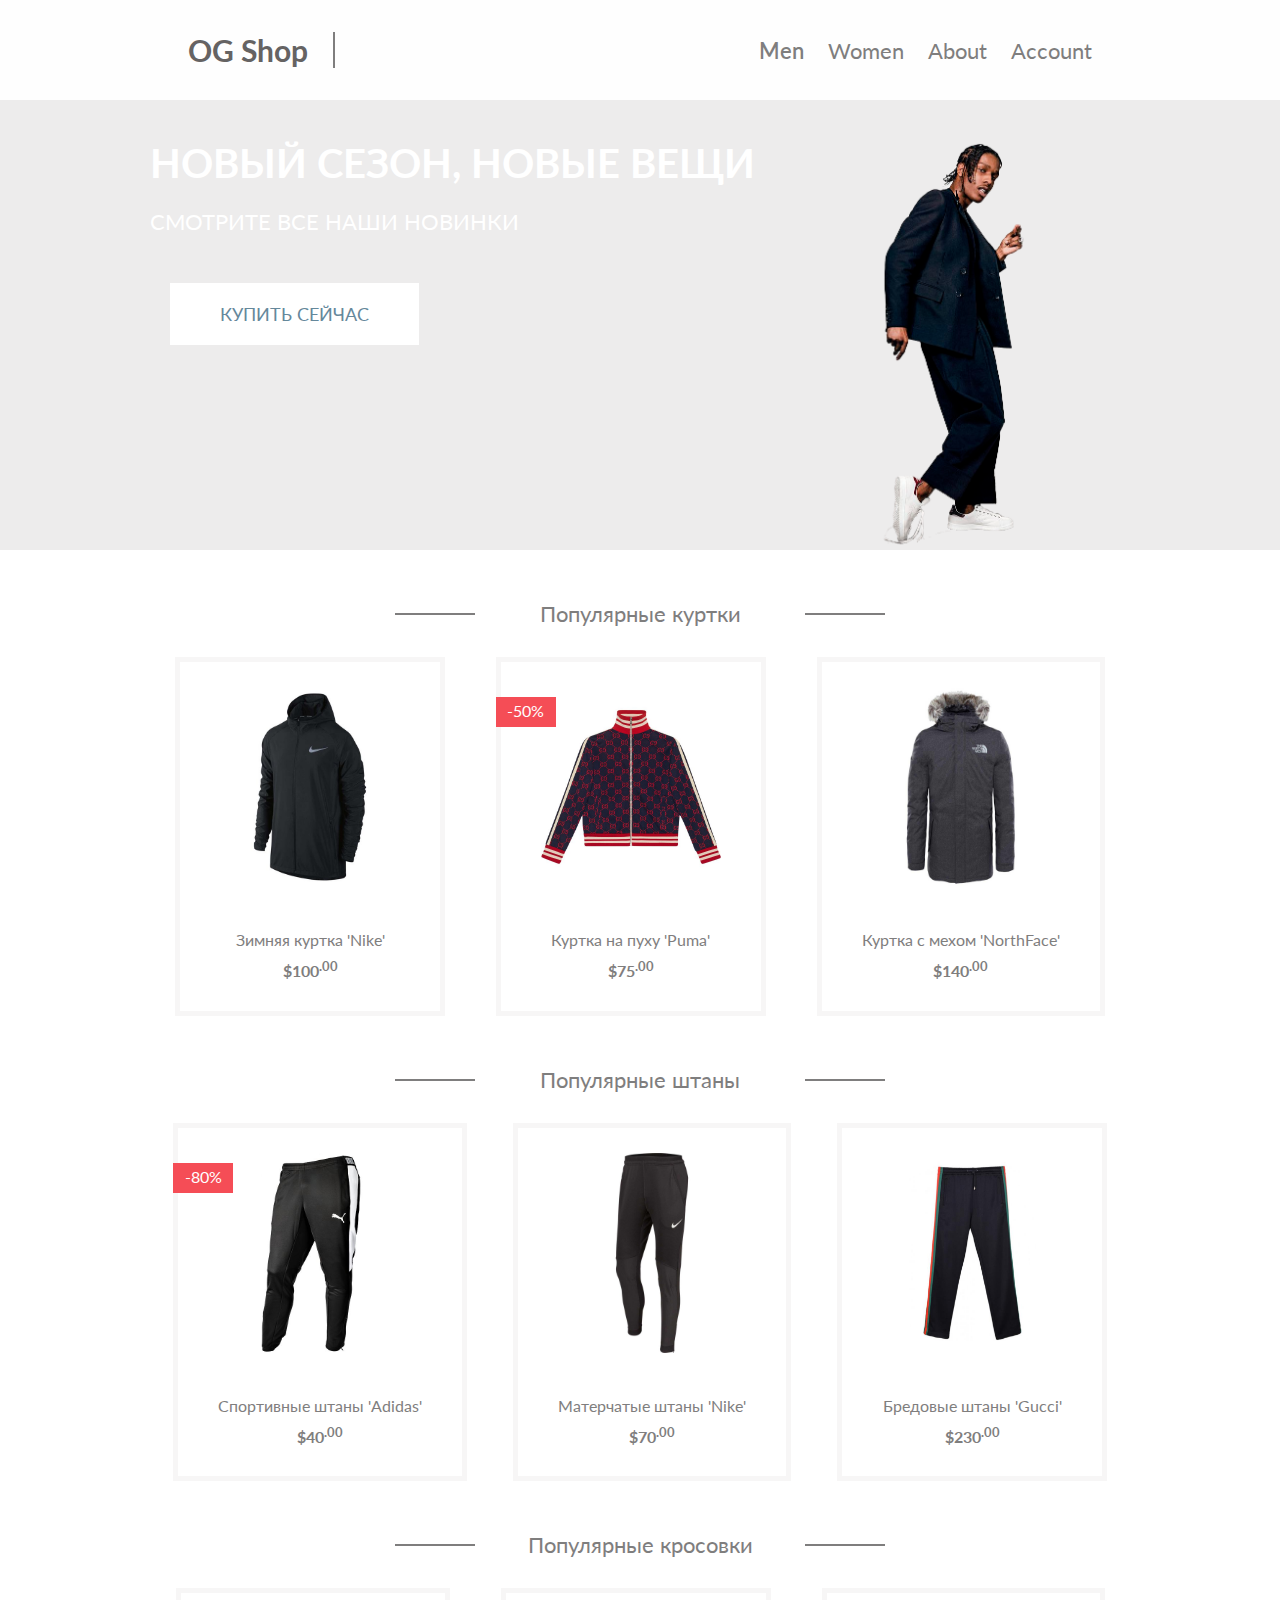
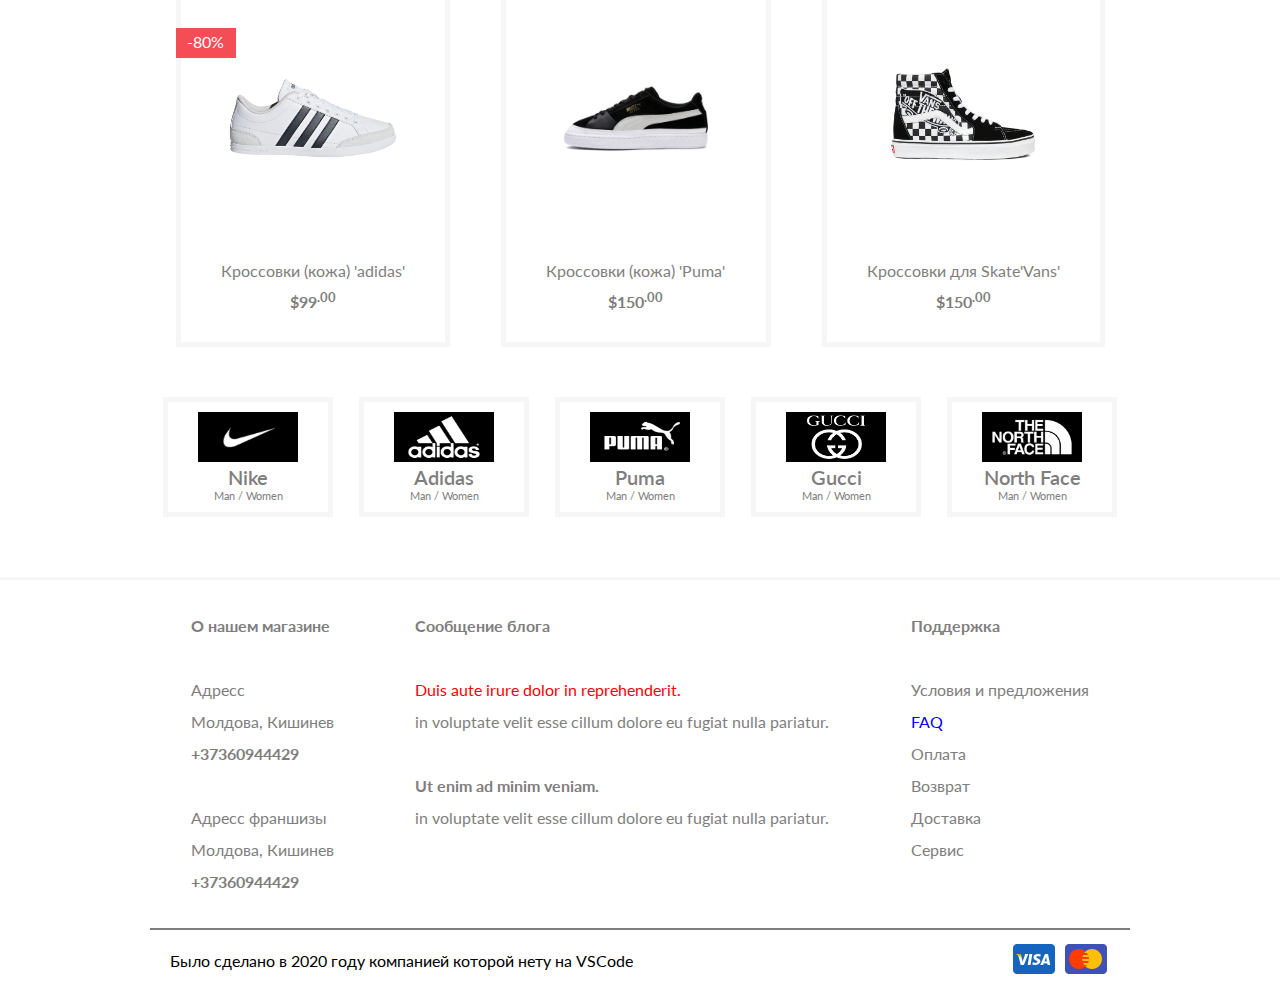
<file: index.html>
<!DOCTYPE html>
<html lang="en">
<head>
    <link rel="stylesheet" href="css/style.css">
    <link href="https://fonts.googleapis.com/css2?family=Lato:wght@400;700&display=swap" rel="stylesheet">
    <meta charset="UTF-8">
    <meta name="viewport" content="width=device-width, initial-scale=1.0">
    <title>OG Shop</title>
    <style>
        nav > a:first-child {
            font-weight: 600;
            font-size: 18px;
        }
    </style>
</head>
<body>
    <div class="nav_container">
        <div class="nav_wrap">
            <a href="#" class="nav_wrap_logo">OG Shop</a>
            <div class="burger">
                <input type="checkbox" name="" id="checkbox_menu">
                <label for="checkbox_menu">
                    <div class="burger_line one"></div>
                    <div class="burger_line two"></div>
                    <div class="burger_line three"></div>
                    <div class="burger_line four"></div>
                </label>
                <div class="sm_nav_display">
                    <a href="#">Men</a>
                    <a href="pages/women.html">Women</a>
                    <a href="pages/about.html">About</a>
                    <a href="pages/account.html">Account</a>                    
                </div>
            </div>
            <nav>
                <a href="#">Men</a>
                <a href="pages/women.html">Women</a>
                <a href="pages/about.html">About</a>
                <a href="pages/account.html">Account</a>
            </nav>
        </div>
    </div>
    <div class="prev_container ">
        <div class="prev_wrap man_logo">
            <div class="content_logo">
                <strong>НОВЫЙ СЕЗОН, НОВЫЕ ВЕЩИ</strong>
                <p>СМОТРИТЕ ВСЕ НАШИ НОВИНКИ</p>
                <button>КУПИТЬ СЕЙЧАС</button>
            </div>
        </div>
    </div>
    <div class="content_container">
        <div class="content_wrap">
            <label for="#">Популярные куртки</label>
            <div class="content_wrap_things">
                <div class="things_content">
                    <img class="man_jacket_nike" src="img/man/jacket/nike_jacket.jpg" alt="Контур Вещей">
                    <p>Зимняя куртка 'Nike'</p>
                    <strong>$100<sup>.00</sup></strong>
                </div>
                <div class="things_content sale50">
                    <img class="man_jacket_gucci" src="img/man/jacket/gucci_jacket.jpg" alt="Контур Вещей">
                    <p>Куртка на пуху 'Puma'</p>
                    <strong>$75<sup>.00</sup></strong>
                </div>
                <div class="things_content">
                    <img class="man_jacket_north" src="img/man/jacket/north_jacket.jpg" alt="Контур Вещей">
                    <p>Куртка с мехом 'NorthFace'</p>
                    <strong>$140<sup>.00</sup></strong>
                </div>
            </div>
        </div>
        <div class="content_wrap">
            <label for="#">Популярные штаны</label>
            <div class="content_wrap_things">
                <div class="things_content sale80">
                    <img class="man_pants_puma" src="img/man/pants/puma_pants.jpg" alt="Контур Вещей">
                    <p>Спортивные штаны 'Adidas'</p>
                    <strong>$40<sup>.00</sup></strong>
                </div>
                <div class="things_content">
                    <img class="man_pants_nike" src="img/man/pants/nike_pants.jpg" alt="Контур Вещей">
                    <p>Матерчатые штаны 'Nike'</p>
                    <strong>$70<sup>.00</sup></strong>
                </div>
                <div class="things_content">
                    <img class="man_pants_gucci" src="img/man/pants/gucci_pants.jpg" alt="Контур Вещей">
                    <p>Бредовые штаны 'Gucci'</p>
                    <strong>$230<sup>.00</sup></strong>
                </div>
            </div>
        </div>
        <div class="content_wrap">
            <label for="#">Популярные кросовки</label>
            <div class="content_wrap_things">
                <div class="things_content sale80">
                    <img class="man_choes_adidas" src="img/man/choes/adidas_skate.jpg" alt="Контур Вещей">
                    <p>Кроссовки (кожа) 'adidas'</p>
                    <strong>$99<sup>.00</sup></strong>
                </div>
                <div class="things_content">
                    <img class="man_choes_puma" src="img/man/choes/puma_skate.jpg" alt="Контур Вещей">
                    <p>Кроссовки (кожа) 'Puma'</p>
                    <strong>$150<sup>.00</sup></strong>
                </div>
                <div class="things_content">
                    <img class="man_choes_vans" src="img/man/choes/vans_skate.jpg" alt="Контур Вещей">
                    <p>Кроссовки для Skate'Vans'</p>
                    <strong>$150<sup>.00</sup></strong>
                </div>
            </div>
        </div>
        <div class="content_wrap">
            <div class="content_brand media">
                <div class="content_brand_icon">
                    <img src="img/icon/nike.jpg" alt="">
                    <span>Nike</span>
                    <p>Man / Women</p>
                </div>
                <div class="content_brand_icon">
                    <img src="img/icon/adidas.jpg" alt="">
                    <span>Adidas</span>
                    <p>Man / Women</p>
                </div>
                <div class="content_brand_icon">
                    <img src="img/icon/puma.jpg" alt="">
                    <span>Puma</span>
                    <p>Man / Women</p>
                </div>
                <div class="content_brand_icon">
                    <img src="img/icon/gucci.jpg" alt="">
                    <span>Gucci</span>
                    <p>Man / Women</p>
                </div>
                <div class="content_brand_icon">
                    <img src="img/icon/norhtface.jpg" alt="">
                    <span>North Face</span>
                    <p>Man / Women</p>
                </div>
            </div>
        </div> 
    </div>
    <footer>
        <div class="footer_container_wrap">
            <div class="colums1">
                <strong>О нашем магазине</strong>
                <br><br>
                <p>Адресс</p>
                <p>Молдова, Кишинев</p>
                <strong>+37360944429</strong>
                <br><br>
                <p>Адресс франшизы</p>
                <p>Молдова, Кишинев</p>
                <strong>+37360944429</strong>
            </div>
            <div class="colums2">
                <strong>Сообщение блога</strong>
                <br><br>
                <span>Duis aute irure dolor in reprehenderit.</span>
                <p>in voluptate velit esse cillum dolore eu fugiat nulla pariatur.</p>
                <br>
                <strong>Ut enim ad minim veniam.</strong>
                <br>
                <p>in voluptate velit esse cillum dolore eu fugiat nulla pariatur.</p>
            </div>
            <div class="colums3">
                <strong>Поддержка</strong>
                <br>
                <a href="#">Условия и предложения</a>
                <a href="#" class="FAQ">FAQ</a>
                <a href="#">Оплата</a>
                <a href="#">Возврат</a>
                <a href="#">Доставка</a>
                <a href="#">Сервис</a>
            </div>
        </div>
    </footer>
    <div class="end">
        <p>Было сделано в 2020 году компанией которой нету на VSCode</p>
        <span>
            <img src="../img/icon/card/visa.png" alt="Банковская карта">
            <img src="../img/icon/card/mastercard.png" alt="Банковская карта">
        </span>
    </div>
</body>
</html>
</file>
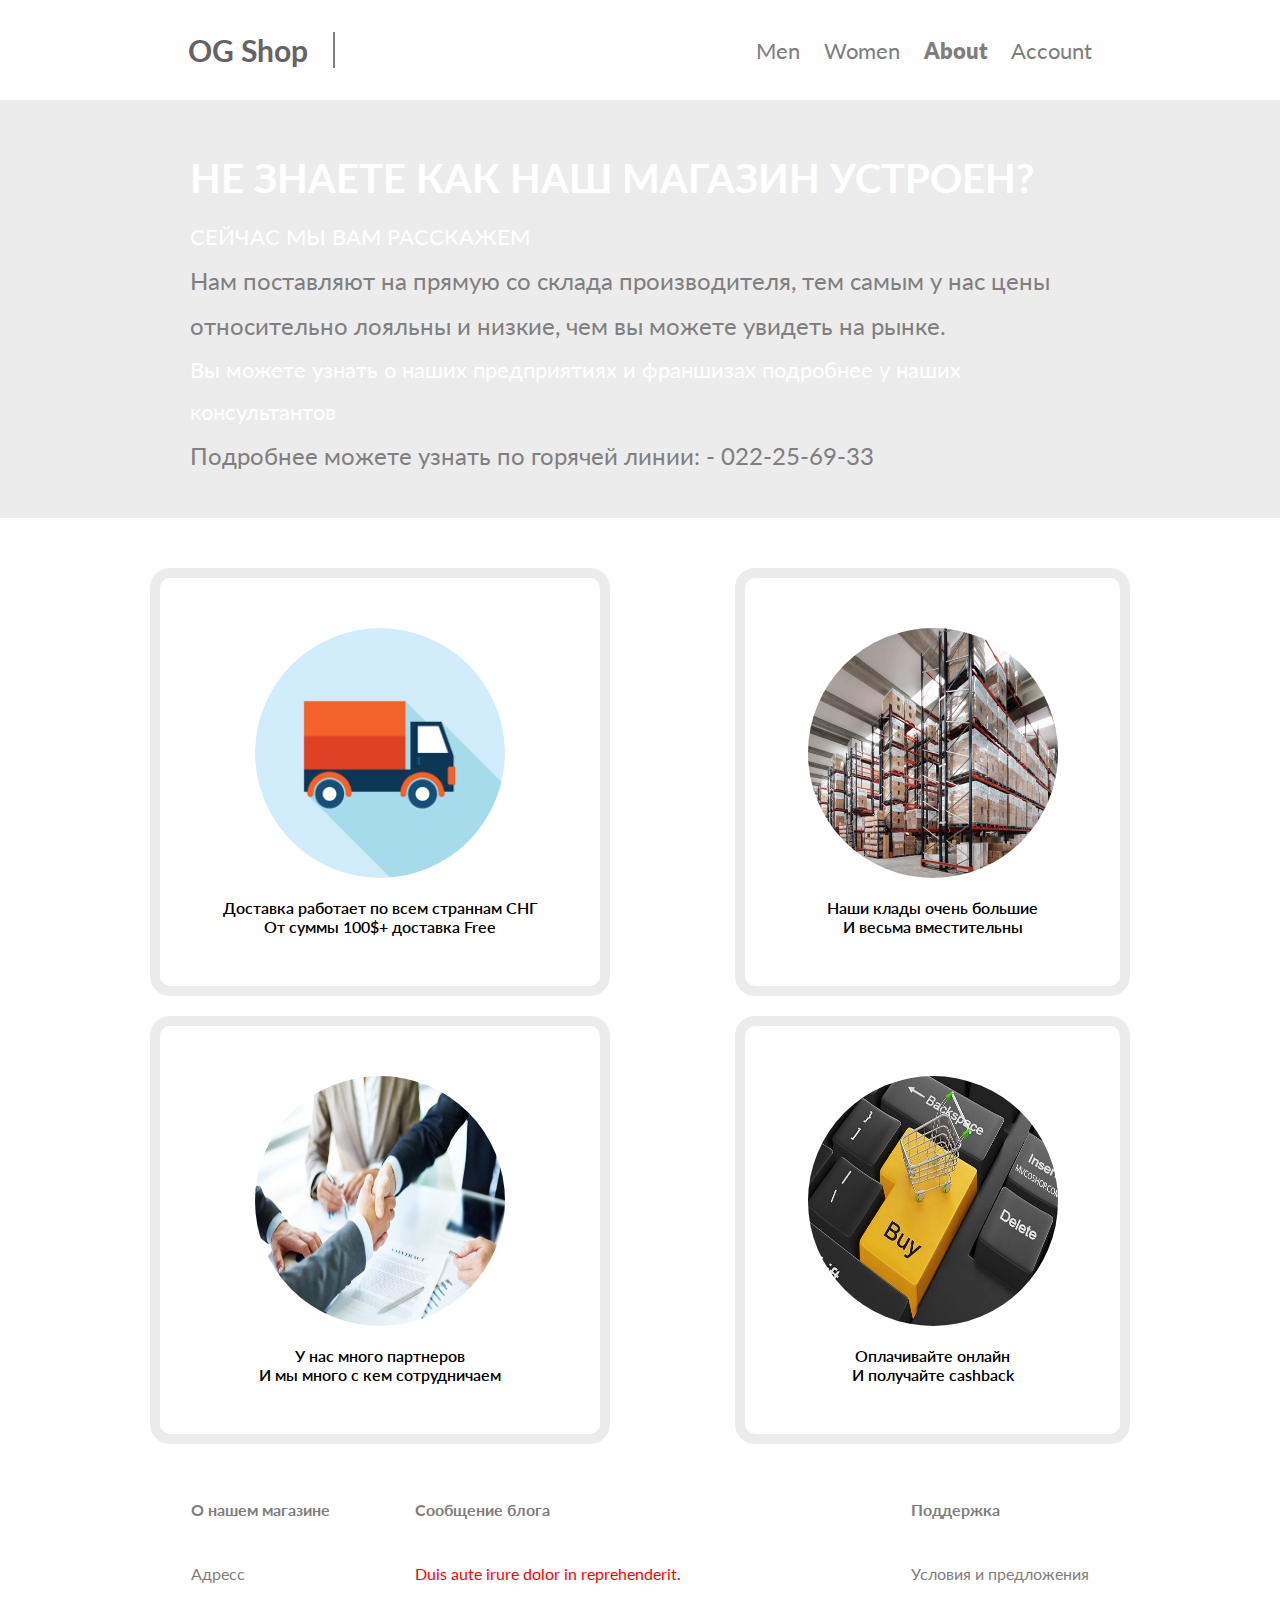
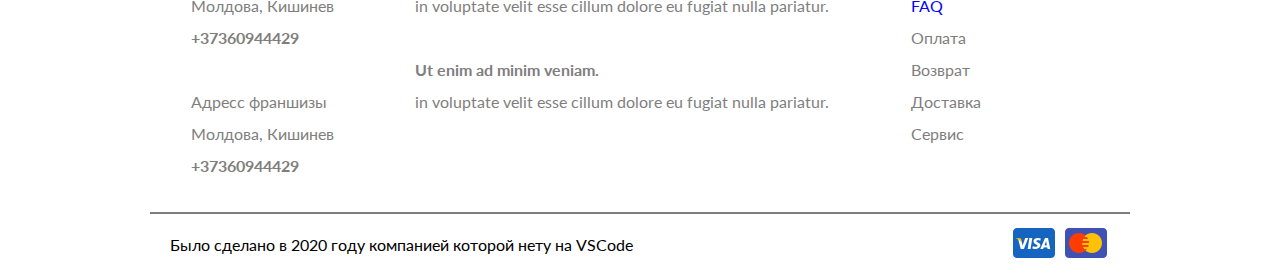
<file: pages/about.html>
<!DOCTYPE html>
<html lang="en">
<head>
    <link rel="stylesheet" href="../css/style.css">
    <link href="https://fonts.googleapis.com/css2?family=Lato:wght@400;700&display=swap" rel="stylesheet">
    <meta charset="UTF-8">
    <meta name="viewport" content="width=device-width, initial-scale=1.0">
    <title>OG Shop</title>
    <style>
        .about {
            font-weight: 800;
            font-size: 18px;
        }
    </style>
</head>
<body>
    <div class="nav_container">
        <div class="nav_wrap">
        <a href="#" class="nav_wrap_logo">OG Shop</a>
            <div class="nav_wrap_content">
                <nav>
                    <a href="../index.html">Men</a>
                    <a href="women.html">Women</a>
                    <a class="about" href="#">About</a>
                    <a href="account.html">Account</a>
                </nav>
            </div>
        </div>
    </div>
    <div class="prev_container_about">
        <div class="prev_wrap">
            <div class="content_logo">
                <strong>НЕ ЗНАЕТЕ КАК НАШ МАГАЗИН УСТРОЕН?</strong>
                <p class="prev_about">СЕЙЧАС МЫ ВАМ РАССКАЖЕМ</p>
                <span>Нам поставляют на прямую со склада производителя,
                    тем самым у нас цены относительно лояльны и низкие, 
                    чем вы можете увидеть на рынке. <br></span>
                    <p>Вы можете узнать о наших предприятиях и франшизах подробнее у наших консультантов</p>
                    <span>Подробнее можете узнать по горячей линии: - 022-25-69-33</span>
             </div>
        </div>
    </div>
    <div class="container_about">
        <div class="delivery set_about">
            <img src="../img/about/delivery.png" alt="">
            <p>Доставка работает по всем страннам СНГ <br>
            От суммы 100$+ доставка Free</p>
        </div>
        <div class="sklad set_about">
            <img src="../img/about/strage.png" alt="">
            <p>Наши клады очень большие <br>
            И весьма вместительны</p>
        </div>
        <div class="partner set_about">
            <img src="../img/about/partner.jpg" alt="">
            <p>У нас много партнеров <br>
            И мы много с кем сотрудничаем</p>
        </div>
        <div class="store_online set_about">
            <img src="../img/about/internet_store.jpg" alt="">
            <p>Оплачивайте онлайн <br>
            И получайте cashback</p>
        </div>
    </div>
    <footer>
        <div class="footer_container_wrap">
            <div class="colums1">
                <strong>О нашем магазине</strong>
                <br><br>
                <p>Адресс</p>
                <p>Молдова, Кишинев</p>
                <strong>+37360944429</strong>
                <br><br>
                <p>Адресс франшизы</p>
                <p>Молдова, Кишинев</p>
                <strong>+37360944429</strong>
            </div>
            <div class="colums2">
                <strong>Сообщение блога</strong>
                <br><br>
                <span>Duis aute irure dolor in reprehenderit.</span>
                <p>in voluptate velit esse cillum dolore eu fugiat nulla pariatur.</p>
                <br>
                <strong>Ut enim ad minim veniam.</strong>
                <br>
                <p>in voluptate velit esse cillum dolore eu fugiat nulla pariatur.</p>
            </div>
            <div class="colums3">
                <strong>Поддержка</strong>
                <br>
                <a href="#">Условия и предложения</a>
                <a href="#" class="FAQ">FAQ</a>
                <a href="#">Оплата</a>
                <a href="#">Возврат</a>
                <a href="#">Доставка</a>
                <a href="#">Сервис</a>
            </div>
        </div>
    </footer>
    <div class="end">
        <p>Было сделано в 2020 году компанией которой нету на VSCode</p>
        <span>
            <img src="../img/icon/card/visa.png" alt="Банковская карта">
            <img src="../img/icon/card/mastercard.png" alt="Банковская карта">
        </span>
    </div>
</body>
</html>
</file>
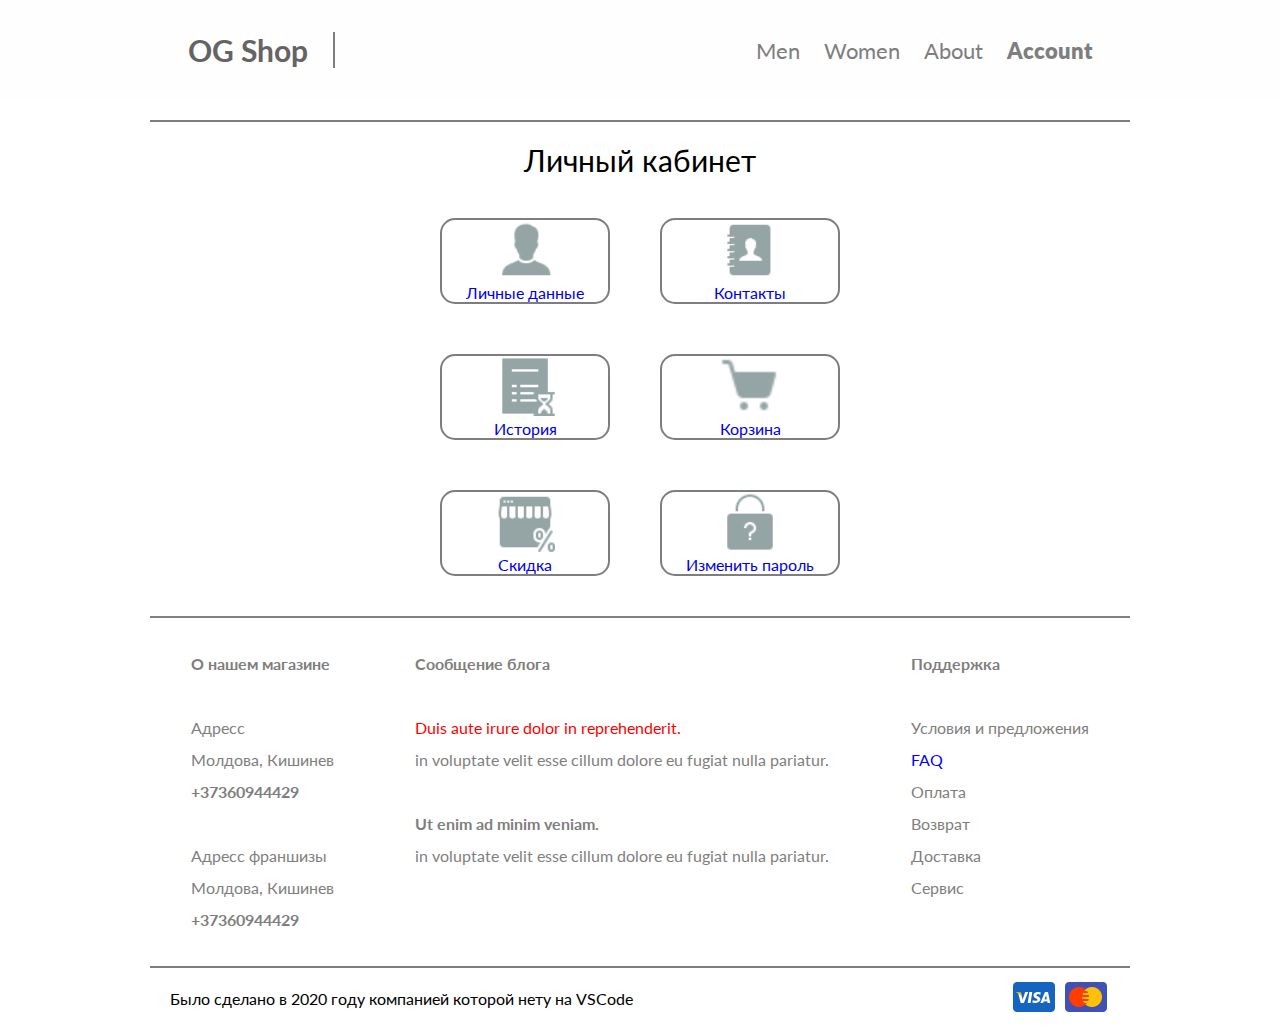
<file: pages/account.html>
<!DOCTYPE html>
<html lang="en">
<head>
    <link rel="stylesheet" href="../css/style.css">
    <link href="https://fonts.googleapis.com/css2?family=Lato:wght@400;700&display=swap" rel="stylesheet">
    <meta charset="UTF-8">
    <meta name="viewport" content="width=device-width, initial-scale=1.0">
    <title>OG Shop</title>
    <style>
        nav a:last-child {
            font-weight: 800;
            font-size: 18px;
        }
    </style>
</head>
<body>
    <div class="nav_container">
        <div class="nav_wrap">
        <a href="#" class="nav_wrap_logo">OG Shop</a>
            <div class="nav_wrap_content">
                <nav>
                    <a href="../index.html">Men</a>
                    <a href="women.html">Women</a>
                    <a class="about" href="about.html">About</a>
                    <a href="#">Account</a>
                </nav>
            </div>
        </div>
    </div>

    <div class="container_account">
        <p class="lk">Личный кабинет</p>
        <div class="grid_account">
            <a href="#" class="account_person">
                <img src="../img/account/account_person.png" alt="">
                <p>Личные данные</p>
            </a>
            <a href="#"  class="account_contacts">
                <img src="../img/account/contacts.png" alt="">
                <p>Контакты</p>
            </a>
            <a href="#"  class="account_history">
                <img src="../img/account/history.png" alt="">
                <p>История</p>
            </a>
            <a href="#"  class="account_telega">
                <img src="../img/account/telega.png" alt="">
                <p>Корзина</p>
            </a>
            <a href="#"  class="account_sale">
                <img src="../img/account/sale.png" alt="">
                <p>Скидка</p>
            </a>
            <a href="#"  class="account_password">
                <img src="../img/account/change_password.png" alt="">
                <p>Изменить пароль</p>
            </a>
        </div>
    </div>






    <footer>
        <div class="footer_container_wrap">
            <div class="colums1">
                <strong>О нашем магазине</strong>
                <br><br>
                <p>Адресс</p>
                <p>Молдова, Кишинев</p>
                <strong>+37360944429</strong>
                <br><br>
                <p>Адресс франшизы</p>
                <p>Молдова, Кишинев</p>
                <strong>+37360944429</strong>
            </div>
            <div class="colums2">
                <strong>Сообщение блога</strong>
                <br><br>
                <span>Duis aute irure dolor in reprehenderit.</span>
                <p>in voluptate velit esse cillum dolore eu fugiat nulla pariatur.</p>
                <br>
                <strong>Ut enim ad minim veniam.</strong>
                <br>
                <p>in voluptate velit esse cillum dolore eu fugiat nulla pariatur.</p>
            </div>
            <div class="colums3">
                <strong>Поддержка</strong>
                <br>
                <a href="#">Условия и предложения</a>
                <a href="#" class="FAQ">FAQ</a>
                <a href="#">Оплата</a>
                <a href="#">Возврат</a>
                <a href="#">Доставка</a>
                <a href="#">Сервис</a>
            </div>
        </div>
    </footer>
    <div class="end">
        <p>Было сделано в 2020 году компанией которой нету на VSCode</p>
        <span>
            <img src="../img/icon/card/visa.png" alt="Банковская карта">
            <img src="../img/icon/card/mastercard.png" alt="Банковская карта">
        </span>
    </div>
</body>
</html>
</file>
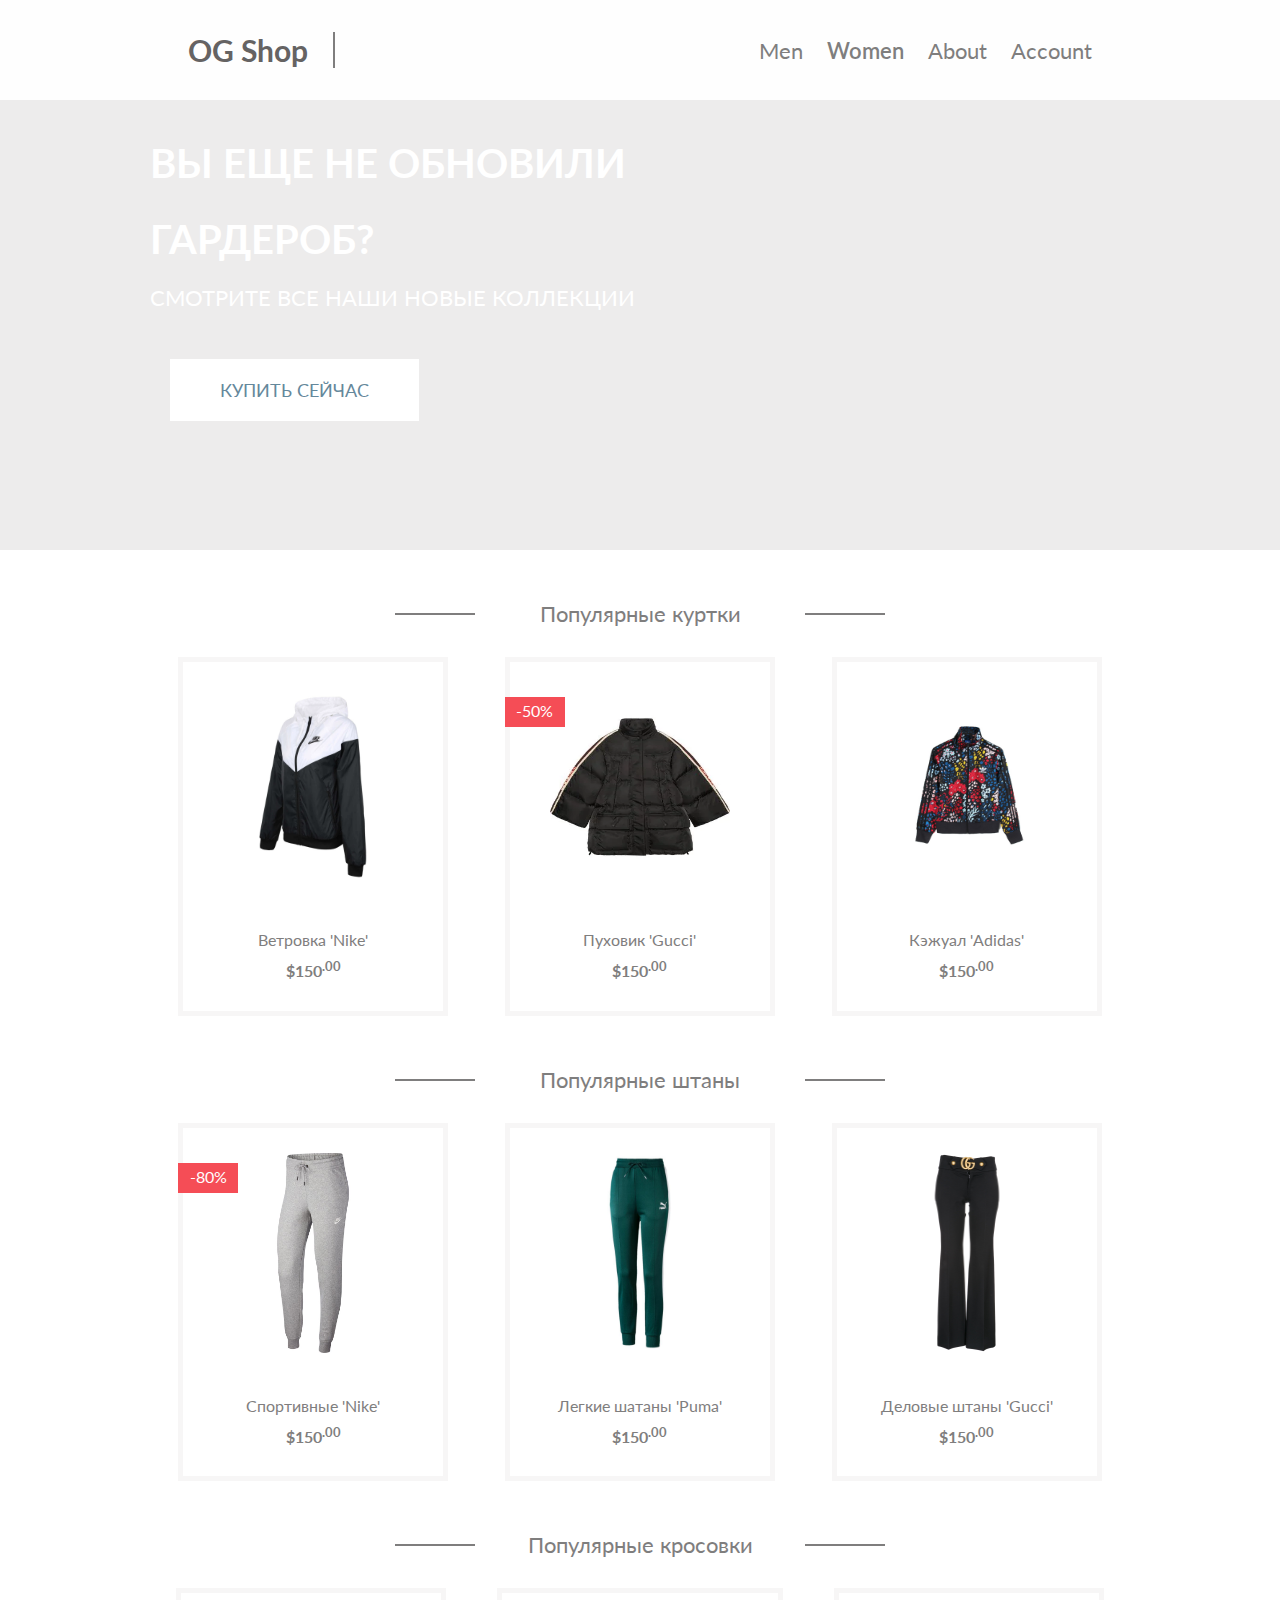
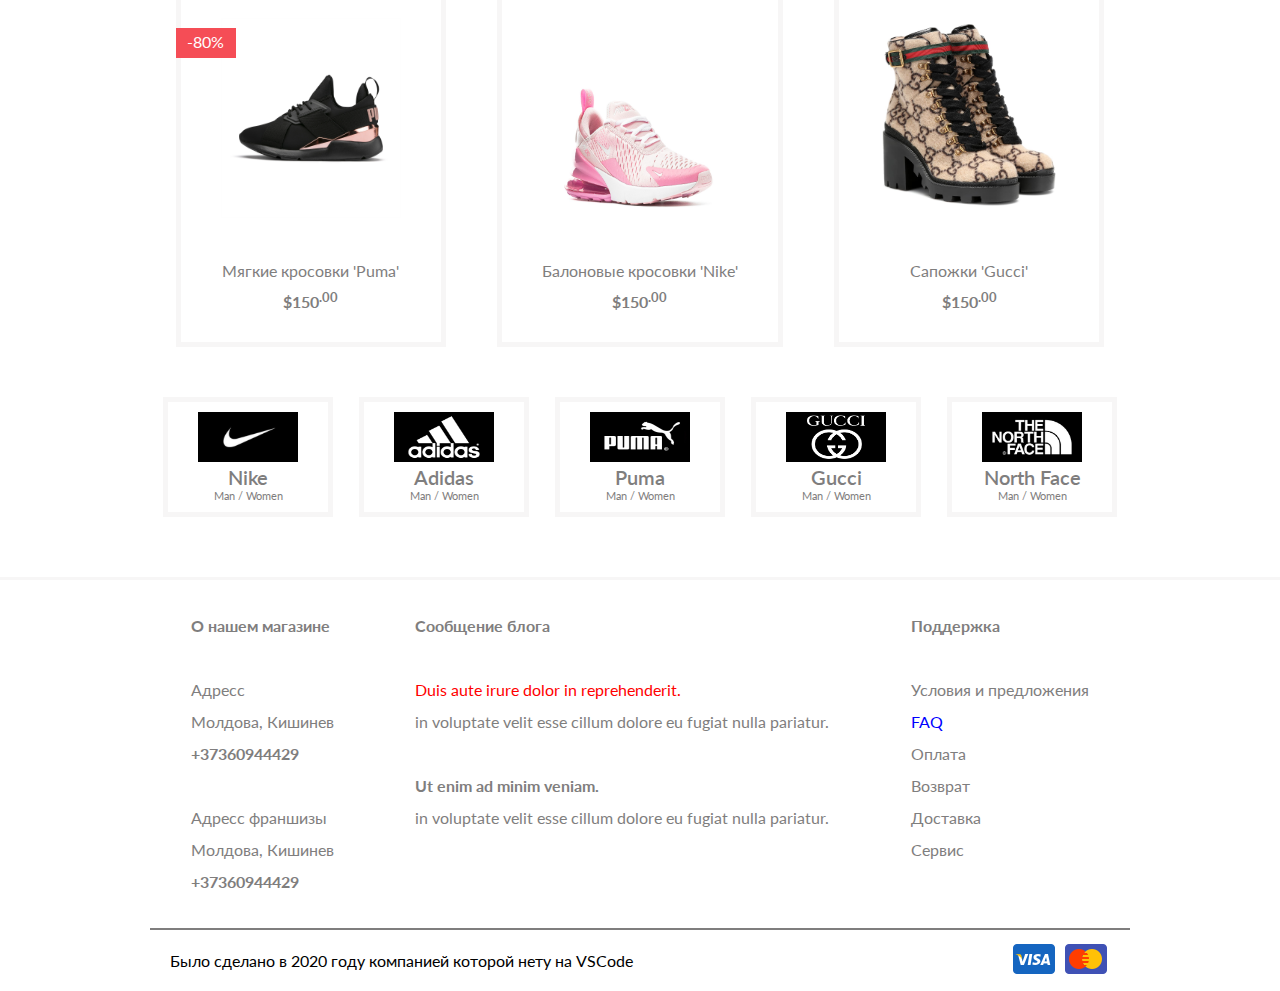
<file: pages/women.html>
<!DOCTYPE html>
<html lang="en">
<head>
    <link rel="stylesheet" href="../css/style.css">
    <link href="https://fonts.googleapis.com/css2?family=Lato:wght@400;700&display=swap" rel="stylesheet">
    <meta charset="UTF-8">
    <meta name="viewport" content="width=device-width, initial-scale=1.0">
    <title>OG Shop</title>
    <style>
        .nav_women {
            font-weight: 600;
            font-size: 18px;
        }
    </style>
</head>
<body>
    <div class="nav_container">
        <div class="nav_wrap">
        <a href="#" class="nav_wrap_logo">OG Shop</a>
            <div class="nav_wrap_content">
                <nav>
                    <a href="../index.html">Men</a>
                    <a href="#" class="nav_women">Women</a>
                    <a href="about.html">About</a>
                    <a href="account.html">Account</a>
                </nav>
            </div>
        </div>
    </div>
    <div class="prev_container">
        <div class="prev_wrap">
            <div class="content_logo">
                <strong>ВЫ ЕЩЕ НЕ ОБНОВИЛИ ГАРДЕРОБ?</strong>
                <p>СМОТРИТЕ ВСЕ НАШИ НОВЫЕ КОЛЛЕКЦИИ</p>
                <button>КУПИТЬ СЕЙЧАС</button>
            </div>    
        </div>
    </div>
    <div class="content_container">
        <div class="content_wrap">
            <label for="#">Популярные куртки</label>
            <div class="content_wrap_things">
                <div class="things_content">
                    <img class="nike_women_jacket" src="../img/women/jacket/nike_women_jacket.jpg" alt="Контур Вещей">
                    <p>Ветровка 'Nike'</p>
                    <strong>$150<sup>.00</sup></strong>
                </div>
                <div class="things_content sale50">
                    <img class="gucci_women_jacket" src="../img/women/jacket/gucci_women_jacket.jpg" alt="Контур Вещей">
                    <p>Пуховик 'Gucci'</p>
                    <strong>$150<sup>.00</sup></strong>
                </div>
                <div class="things_content">
                    <img class="adidas_women_jacket" src="../img/women/jacket/adidas_women_jacket.jpg" alt="Контур Вещей">
                    <p>Кэжуал 'Adidas'</p>
                    <strong>$150<sup>.00</sup></strong>
                </div>
            </div>
        </div>
        <div class="content_wrap">
            <label for="#">Популярные штаны</label>
            <div class="content_wrap_things">
                <div class="things_content sale80">
                    <img class="nike_women_pants" src="../img/women/pants/nike_women_pants.jpg" alt="Контур Вещей">
                    <p>Спортивные 'Nike'</p>
                    <strong>$150<sup>.00</sup></strong>
                </div>
                <div class="things_content">
                    <img class="puma_women_pants" src="../img/women/pants/puma_women_pants.jpg" alt="Контур Вещей">
                    <p>Легкие шатаны 'Puma'</p>
                    <strong>$150<sup>.00</sup></strong>
                </div>
                <div class="things_content">
                    <img class="gucci_women_pants" src="../img/women/pants/gucci_women_pants.jpg" alt="Контур Вещей">
                    <p>Деловые штаны 'Gucci'</p>
                    <strong>$150<sup>.00</sup></strong>
                </div>
            </div>
        </div>
        <div class="content_wrap">
            <label for="#">Популярные кросовки</label>
            <div class="content_wrap_things">
                <div class="things_content sale80">
                    <img class="puma_women_choes" src="../img/women/choes/puma_women_choes.jpg" alt="Контур Вещей">
                    <p>Мягкие кросовки 'Puma'</p>
                    <strong>$150<sup>.00</sup></strong>
                </div>
                <div class="things_content">
                    <img class="nike_women_choes" src="../img/women/choes/nike_women_choes_hover.jpg" alt="Контур Вещей">
                    <p>Балоновые кросовки 'Nike'</p>
                    <strong>$150<sup>.00</sup></strong>
                </div>
                <div class="things_content">
                    <img class="gucci_women_choes" src="../img/women/choes/gucci_women_choes.jpg" alt="Контур Вещей">
                    <p>Сапожки 'Gucci'</p>
                    <strong>$150<sup>.00</sup></strong>
                </div>
            </div>
        </div>
        <div class="content_wrap pend60">
            <div class="content_brand">
                <div class="content_brand_icon">
                    <img src="../img/icon/nike.jpg" alt="">
                    <span>Nike</span>
                    <p>Man / Women</p>
                </div>
                <div class="content_brand_icon">
                    <img src="../img/icon/adidas.jpg" alt="">
                    <span>Adidas</span>
                    <p>Man / Women</p>
                </div>
                <div class="content_brand_icon">
                    <img src="../img/icon/puma.jpg" alt="">
                    <span>Puma</span>
                    <p>Man / Women</p>
                </div>
                <div class="content_brand_icon">
                    <img src="../img/icon/gucci.jpg" alt="">
                    <span>Gucci</span>
                    <p>Man / Women</p>
                </div>
                <div class="content_brand_icon">
                    <img src="../img/icon/norhtface.jpg" alt="">
                    <span>North Face</span>
                    <p>Man / Women</p>
                </div>
            </div>
        </div> 
    </div>
    <footer>
        <div class="footer_container_wrap">
            <div class="colums1">
                <strong>О нашем магазине</strong>
                <br><br>
                <p>Адресс</p>
                <p>Молдова, Кишинев</p>
                <strong>+37360944429</strong>
                <br><br>
                <p>Адресс франшизы</p>
                <p>Молдова, Кишинев</p>
                <strong>+37360944429</strong>
            </div>
            <div class="colums2">
                <strong>Сообщение блога</strong>
                <br><br>
                <span>Duis aute irure dolor in reprehenderit.</span>
                <p>in voluptate velit esse cillum dolore eu fugiat nulla pariatur.</p>
                <br>
                <strong>Ut enim ad minim veniam.</strong>
                <br>
                <p>in voluptate velit esse cillum dolore eu fugiat nulla pariatur.</p>
            </div>
            <div class="colums3">
                <strong>Поддержка</strong>
                <br>
                <a href="#">Условия и предложения</a>
                <a href="#" class="FAQ">FAQ</a>
                <a href="#">Оплата</a>
                <a href="#">Возврат</a>
                <a href="#">Доставка</a>
                <a href="#">Сервис</a>
            </div>
        </div>
    </footer>
    <div class="end">
        <p>Было сделано в 2020 году компанией которой нету на VSCode</p>
        <span>
            <img src="../img/icon/card/visa.png" alt="Банковская карта">
            <img src="../img/icon/card/mastercard.png" alt="Банковская карта">
        </span>
    </div>
</body>
</html>
</file>
<file: css/style.css>
.man_jacket_nike:hover {
  content: url("../img/man/jacket/nike_jacket_hover.jpg");
}

.man_jacket_gucci:hover {
  content: url("../img/man/jacket/gucci_jacket_hover.jpg");
}

.man_jacket_north:hover {
  content: url("../img/man/jacket/north_jacket_hover.jpg");
}

.man_pants_puma:hover {
  content: url("../img/man/pants/puma_pants_hover.jpg");
}

.man_pants_nike:hover {
  content: url("../img/man/pants/nike_pants_hover.jpg");
}

.man_pants_gucci:hover {
  content: url("../img/man/pants/gucci_pants_hover.jpg");
}

.man_choes_adidas:hover {
  content: url("../img/man/choes/adidas_skate_hover.jpg");
}

.man_choes_puma:hover {
  content: url("../img/man/choes/puma_skate_hover.jpg");
}

.man_choes_vans:hover {
  content: url("../img/man/choes/vans_skate_hover.jpg");
}

.nike_women_jacket:hover {
  content: url("../img/women/jacket/nike_women_jacket_hover.jpg");
}

.adidas_women_jacket:hover {
  content: url("../img/women/jacket/adidas_women_jacket_hover.jpg");
}

.gucci_women_jacket:hover {
  content: url("../img/women/jacket/gucci_women_jacket_hover.jpg");
}

.nike_women_pants:hover {
  content: url("../img/women/pants/nike_women_pants_hover.jpg");
}

.puma_women_pants:hover {
  content: url("../img/women/pants/puma_women_pants_hover.jpg");
}

.gucci_women_pants:hover {
  content: url("../img/women/pants/gucci_women_pants_hover.jpg");
}

.puma_women_choes:hover {
  content: url("../img/women/choes/puma_women_choes_hover.jpg");
}

.nike_women_choes:hover {
  content: url("../img/women/choes/nike_women_choes.jpg");
}

.gucci_women_choes:hover {
  content: url("../img/women/choes/gucci_women_choes_hover.jpg");
}

.prev_container_about {
  width: 100%;
  background-color: #edecec;
  display: -webkit-box;
  display: -ms-flexbox;
  display: flex;
  -webkit-box-sizing: border-box;
          box-sizing: border-box;
}

.prev_container_about .prev_wrap {
  padding: 40px;
  max-width: 980px;
  line-height: 1.9;
  color: #fff;
  margin: 0 auto;
  -webkit-box-flex: 1;
      -ms-flex: auto;
          flex: auto;
}

.prev_container_about .prev_wrap strong {
  font-size: 40px;
}

.prev_container_about .prev_wrap p {
  font-size: 22px;
}

.prev_container_about .prev_wrap span {
  color: gray;
  font-size: 24px;
}

.container_about {
  padding-top: 50px;
  max-width: 980px;
  margin: auto;
  display: -ms-grid;
  display: grid;
}

.container_about .set_about {
  display: -ms-grid;
  display: grid;
  width: 100%;
  text-align: center;
  padding: 50px 0;
  border: 10px solid #edecec;
  border-radius: 20px;
  margin-bottom: 20px;
}

.container_about .set_about img {
  width: 250px;
  height: 250px;
  margin: auto;
  border-radius: 50%;
}

.container_about .set_about p {
  padding-top: 20px;
  font-size: 16px;
  font-weight: 600;
}

.container_about .delivery {
  -ms-grid-column: 1;
  grid-column: 1/1;
  -ms-grid-row: 1;
  grid-row: 1/1;
}

.container_about .sklad {
  -ms-grid-column: 3;
  grid-column: 3/3;
  -ms-grid-row: 1;
  grid-row: 1/1;
}

.container_about .partner {
  -ms-grid-column: 1;
  grid-column: 1/1;
  -ms-grid-row: 2;
  grid-row: 2/2;
}

.container_about .store_online {
  -ms-grid-column: 3;
  grid-column: 3/3;
  -ms-grid-row: 2;
  grid-row: 2/2;
}

.container_account {
  max-width: 980px;
  margin: auto;
  border-bottom: 2px solid gray;
  padding-bottom: 40px;
}

.container_account .lk {
  font-size: 30px;
  text-align: center;
  margin-top: 20px;
  border-top: 2px solid #7f7e7e;
  padding-top: 20px;
}

.container_account .grid_account {
  display: -ms-grid;
  display: grid;
  margin: auto;
  gap: 50px;
  padding-top: 40px;
  max-width: 400px;
}

.container_account .grid_account a {
  width: 100%;
  margin: auto;
  text-align: center;
  border: 2px solid #7f7e7e;
  border-radius: 15px;
}

.container_account .grid_account a img {
  width: 60px;
  height: 60px;
}

.container_account .grid_account .account_person {
  -ms-grid-column: 1;
  grid-column: 1/1;
  -ms-grid-row: 1;
  grid-row: 1/1;
}

.container_account .grid_account .account_contacts {
  -ms-grid-column: 2;
  grid-column: 2/2;
  -ms-grid-row: 1;
  grid-row: 1/1;
}

.container_account .grid_account .account_history {
  -ms-grid-column: 1;
  grid-column: 1/1;
  -ms-grid-row: 2;
  grid-row: 2/2;
}

.container_account .grid_account .account_telega {
  -ms-grid-column: 2;
  grid-column: 2/2;
  -ms-grid-row: 2;
  grid-row: 2/2;
}

.container_account .grid_account .account_sale {
  -ms-grid-column: 1;
  grid-column: 1/1;
  -ms-grid-row: 3;
  grid-row: 3/3;
}

.container_account .grid_account .account_password {
  -ms-grid-column: 2;
  grid-column: 2/2;
  -ms-grid-row: 3;
  grid-row: 3/3;
}

@media screen and (min-width: 880px) {
  .things_content {
    padding: 25px 40px;
  }
  .things_content p {
    padding-top: 30px;
  }
  .content_brand {
    display: -webkit-box;
    display: -ms-flexbox;
    display: flex;
    -ms-flex-pack: distribute;
        justify-content: space-around;
  }
  .content_wrap {
    padding-top: 50px;
  }
  .content_wrap_things {
    display: -webkit-box;
    display: -ms-flexbox;
    display: flex;
    -ms-flex-pack: distribute;
        justify-content: space-around;
    padding-top: 30px;
  }
  .content_wrap label {
    width: 50%;
  }
  .prev_wrap {
    line-height: 1.9;
  }
}

@media screen and (max-width: 1110px) {
  .prev_wrap {
    width: 60%;
    line-height: 1.5;
  }
}

@media screen and (max-width: 880px) {
  .content_wrap {
    padding-top: 30px;
  }
  .content_wrap label {
    width: 70%;
  }
  .content_wrap_things {
    display: -webkit-box;
    display: -ms-flexbox;
    display: flex;
    -ms-flex-wrap: wrap;
        flex-wrap: wrap;
    -ms-flex-pack: distribute;
        justify-content: space-around;
    padding-top: 20px;
  }
  .content_wrap_things .things_content {
    margin-top: 10px;
  }
  .things_content p {
    padding: 5px 10px;
  }
  .content_brand {
    display: -webkit-box;
    display: -ms-flexbox;
    display: flex;
    -ms-flex-wrap: wrap;
        flex-wrap: wrap;
    width: 100%;
    -ms-flex-pack: distribute;
        justify-content: space-around;
    -webkit-box-sizing: content-box;
            box-sizing: content-box;
  }
  .content_brand_icon {
    margin-top: 10px;
  }
  .colums2 {
    display: none;
  }
}

@media screen and (max-width: 660px) {
  nav a {
    display: none;
  }
}

@media screen and (min-width: 660px) {
  .burger {
    display: none;
  }
}

*, body, html {
  padding: 0;
  margin: 0;
  -webkit-box-sizing: border-box;
          box-sizing: border-box;
  font-family: 'Lato', sans-serif;
}

a {
  text-decoration: none;
}

.nav_container {
  width: 100%;
  height: 100px;
  background-color: #fefefe;
}

.nav_container .nav_wrap {
  max-width: 980px;
  margin: 0 auto;
  display: -webkit-box;
  display: -ms-flexbox;
  display: flex;
  -webkit-box-pack: justify;
      -ms-flex-pack: justify;
          justify-content: space-between;
  height: 100px;
  -webkit-box-align: center;
      -ms-flex-align: center;
          align-items: center;
  padding: 0 3%;
  position: relative;
}

.nav_container .nav_wrap_logo {
  font-size: 30px;
  border-right: 2px solid #7f7e7e;
  color: #656363;
  font-weight: bold;
  padding-right: 25px;
}

.nav_container .nav_wrap .burger {
  width: 60%;
  position: absolute;
  top: 0;
  right: 0;
}

.nav_container .nav_wrap nav {
  -ms-flex-pack: distribute;
      justify-content: space-around;
}

.nav_container .nav_wrap nav a {
  padding-left: 20px;
  color: #7f7e7e;
  font-size: 22px;
}

.nav_container .nav_wrap nav a:hover {
  font-weight: 900;
  color: red;
}

.nav_container .nav_wrap nav a:first-child {
  padding: 0;
}

.prev_container {
  width: 100%;
  height: 450px;
  background-color: #edecec;
  display: -webkit-box;
  display: -ms-flexbox;
  display: flex;
  position: relative;
}

.prev_container .man_logo::before {
  content: "";
  max-width: 980px;
  position: absolute;
  top: 0;
  width: 100%;
  height: 100%;
  background: url(../img/man/man_logo/man_logo2.png) no-repeat;
  background-size: 350px;
  background-position: right;
  z-index: -1;
}

.prev_container .prev_wrap {
  width: 980px;
  color: #fff;
  height: 400px;
  margin: auto;
  z-index: 1;
}

.prev_container .prev_wrap .content_logo {
  z-index: 1;
  width: 70%;
}

.prev_container .prev_wrap .content_logo strong {
  font-size: 40px;
}

.prev_container .prev_wrap .content_logo p {
  font-size: 22px;
}

.prev_container .prev_wrap .content_logo button {
  margin-left: 20px;
  padding: 20px 50px;
  color: #65889b;
  font-size: 18px;
  background: #fff;
  border: none;
  outline: none;
  margin-top: 40px;
  -webkit-box-sizing: border-box;
          box-sizing: border-box;
  display: block;
  -webkit-transition: 0.1s;
  transition: 0.1s;
}

.prev_container .prev_wrap .content_logo button:active {
  border: 2px solid gray;
  border-radius: 10px;
}

.content_container {
  width: 100%;
  border-bottom: 3px solid #f7f6f6;
}

.content_container .content_wrap {
  max-width: 980px;
  margin: auto;
}

.content_container .content_wrap:last-child {
  padding-bottom: 60px;
}

.content_container .content_wrap label {
  background: #fff;
  font-size: 22px;
  color: #7f7e7e;
  display: -webkit-box;
  display: -ms-flexbox;
  display: flex;
  position: relative;
  -webkit-box-pack: center;
      -ms-flex-pack: center;
          justify-content: center;
  margin: auto;
}

.content_container .content_wrap label::after {
  content: "";
  position: absolute;
  bottom: 45%;
  width: 80px;
  height: 2px;
  background: #7f7e7e;
  left: 0;
}

.content_container .content_wrap label::before {
  content: "";
  position: absolute;
  bottom: 45%;
  width: 80px;
  height: 2px;
  background: #7f7e7e;
  right: 0;
}

.content_container .content_wrap_things {
  -webkit-box-align: center;
      -ms-flex-align: center;
          align-items: center;
  text-align: center;
}

.content_container .content_wrap_things .things_content {
  border: 5px solid #f7f6f6;
  line-height: 1.8;
  position: relative;
  color: #7f7e7e;
}

.content_container .content_wrap_things .things_content img {
  width: 180px;
  height: 200px;
}

.content_container .content_wrap_things .sale50::after {
  content: "-50%";
  position: absolute;
  color: #fff;
  top: 10%;
  left: -5px;
  width: 60px;
  height: 30px;
  background: #f54d56;
}

.content_container .content_wrap_things .sale80::after {
  content: "-80%";
  position: absolute;
  color: #fff;
  top: 10%;
  left: -5px;
  width: 60px;
  height: 30px;
  background: #f54d56;
}

.content_container .content_brand_icon {
  color: #7f7e7e;
  text-align: center;
  border: 5px solid #f7f6f6;
  padding: 10px 30px;
  height: 120px;
}

.content_container .content_brand_icon img {
  width: 100px;
  height: 50px;
}

.content_container .content_brand_icon span {
  display: block;
  font-weight: 600;
  font-size: 20px;
}

.content_container .content_brand_icon p {
  font-size: 11px;
}

.content_container .content_brand_icon strong {
  font-size: 20px;
  font-style: italic;
  font-weight: 800;
}

footer {
  width: 100%;
  margin-top: 30px;
}

footer .footer_container_wrap {
  max-width: 980px;
  margin: auto;
  line-height: 2;
  color: #7f7e7e;
  display: -webkit-box;
  display: -ms-flexbox;
  display: flex;
  -ms-flex-pack: distribute;
      justify-content: space-around;
  padding-bottom: 30px;
  border-bottom: 2px solid #7f7e7e;
}

footer .footer_container_wrap .colums2 span {
  color: red;
}

footer .footer_container_wrap .colums3 {
  display: -webkit-box;
  display: -ms-flexbox;
  display: flex;
  -webkit-box-orient: vertical;
  -webkit-box-direction: normal;
      -ms-flex-direction: column;
          flex-direction: column;
}

footer .footer_container_wrap .colums3 a {
  color: #7f7e7e;
}

footer .footer_container_wrap .colums3 a:hover {
  color: red;
}

footer .footer_container_wrap .colums3 .FAQ {
  color: blue;
}

.end {
  max-width: 980px;
  margin: auto;
  display: -webkit-box;
  display: -ms-flexbox;
  display: flex;
  -webkit-box-pack: justify;
      -ms-flex-pack: justify;
          justify-content: space-between;
  padding: 5px 20px;
  -webkit-box-align: center;
      -ms-flex-align: center;
          align-items: center;
}
/*# sourceMappingURL=style.css.map */
</file>
